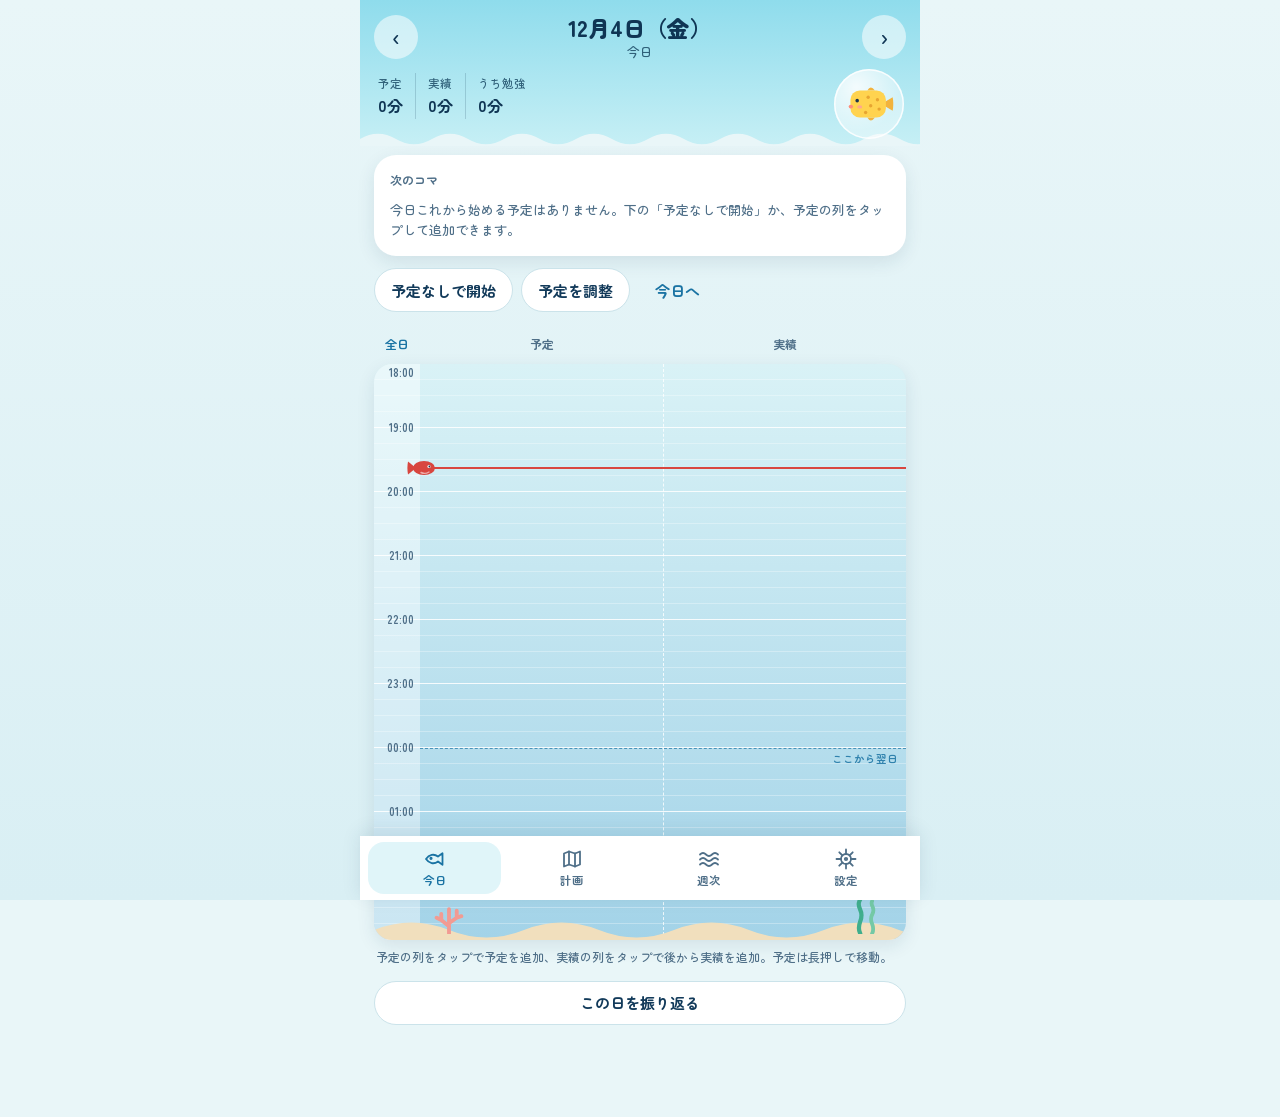
<file: index.html>
<!doctype html>
<html lang="ja">
<head>
<meta charset="utf-8">
<meta name="viewport" content="width=device-width,initial-scale=1,viewport-fit=cover">
<meta name="theme-color" content="#8fdcec">
<script src="js/theme.js"></script>
<link rel="manifest" href="manifest.webmanifest">
<link rel="icon" href="icons/icon-192.png">
<link rel="apple-touch-icon" href="icons/icon-192.png">
<title>DayFlow</title>
<link rel="preconnect" href="https://fonts.googleapis.com">
<link rel="preconnect" href="https://fonts.gstatic.com" crossorigin>
<link href="https://fonts.googleapis.com/css2?family=Zen+Maru+Gothic:wght@500;700;900&display=swap" rel="stylesheet">
<link rel="stylesheet" href="styles.css">
</head>
<body>
<div class="app">
<main>

<!-- 今日 -->
<section class="view active" data-view="day">
  <header class="sea">
    <div class="datebar">
      <button class="iconbtn" id="prevDay" aria-label="前の日">‹</button>
      <div class="datebar-mid">
        <h1 id="dateTitle"></h1>
        <p class="sub" id="dateSub"></p>
      </div>
      <button class="iconbtn" id="nextDay" aria-label="次の日">›</button>
    </div>
    <div class="metrics" aria-label="この日の合計">
      <div><span>予定</span><b id="mPlan">0分</b></div>
      <div><span>実績</span><b id="mAct">0分</b></div>
      <div><span>うち勉強</span><b id="mStudy">0分</b></div>
    </div>
    <button class="mate" id="dayMate" type="button" aria-label="生き物に話しかける"></button>
    <p class="bubble" id="mateBubble" role="status" aria-live="polite" hidden></p>
  </header>

  <p class="notice warn" id="browserNote" hidden>これはブラウザで開いたDayFlowです。通知はAndroidアプリ（右下に印のないクジラのアイコン）で開いたときだけ届きます。記録もアプリとは別々に保存されます。</p>
  <div id="nowCard"></div>

  <div class="toolbar">
    <button class="btn" id="pickBtn">予定なしで開始</button>
    <button class="btn" id="adjustBtn">予定を調整</button>
    <button class="btn quiet" id="todayBtn">今日へ</button>
  </div>

  <div class="tl-head"><button id="tlToggle" aria-label="タイムラインの表示範囲を切り替える">全日</button><span>予定</span><span>実績</span></div>
  <div id="timeline" class="timeline"></div>
  <p class="hint">予定の列をタップで予定を追加、実績の列をタップで後から実績を追加。予定は長押しで移動。</p>

  <div class="pad">
    <button class="btn wide" id="reviewBtn">この日を振り返る</button>
    <div id="reviewMini"></div>
  </div>
</section>

<!-- 計画 -->
<section class="view" data-view="plan">
  <header class="sea pagehead">
    <h1>学習計画</h1>
    <p class="sub" id="planSub"></p>
  </header>
  <div class="tiles" id="planTiles"></div>
  <div id="backlog"></div>
  <div class="tabs" role="group" aria-label="表示の切り替え" id="planTabs">
    <button data-f="today">今日</button>
    <button data-f="open">未完了</button>
    <button data-f="all">すべて</button>
  </div>
  <div id="planDays" class="plandays"></div>
  <details class="rules" id="planRules"></details>
</section>

<!-- 週次 -->
<section class="view" data-view="week">
  <header class="sea">
    <div class="datebar">
      <button class="iconbtn" id="prevWeek" aria-label="前の週">‹</button>
      <div class="datebar-mid">
        <h1 id="weekTitle"></h1>
        <p class="sub">週のふりかえり</p>
      </div>
      <button class="iconbtn" id="nextWeek" aria-label="次の週">›</button>
    </div>
  </header>
  <div id="weekBody" class="pad"></div>
</section>

<!-- 設定 -->
<section class="view" data-view="settings">
  <header class="sea pagehead"><h1>設定</h1></header>
  <div id="settingsBody" class="pad"></div>
</section>

</main>
</div>

<nav class="tabbar" aria-label="画面の切り替え">
  <button class="active" data-nav="day"><i data-icon="day"></i>今日</button>
  <button data-nav="plan"><i data-icon="plan"></i>計画</button>
  <button data-nav="week"><i data-icon="week"></i>週次</button>
  <button data-nav="settings"><i data-icon="settings"></i>設定</button>
</nav>

<!-- 予定の追加・編集 -->
<div class="sheetback" id="planBack"><div class="sheet" role="dialog" aria-labelledby="planSheetTitle">
  <h2 id="planSheetTitle">予定を追加</h2>
  <form id="planForm">
    <div class="formgrid">
      <label class="field full" id="planCardWrap">何をする<select id="planCard"></select></label>
      <p class="field full unitname" id="planUnitName" hidden></p>
      <label class="field">開始時刻<input id="planStart" type="time" step="300" required></label>
      <label class="field">予定時間（分）<input id="planMinutes" type="number" inputmode="numeric" min="5" max="600" step="5" required></label>
      <div class="field full" id="planTodoWrap"><span>中身（任意）<small class="todohint">回ごとに講義・演習を選べます。選ぶと名前と長さが変わります</small></span>
        <div class="choices subj" id="planTodoSubj" role="group" aria-label="科目"></div>
        <div class="didrows" id="planTodoRows"></div>
        <button type="button" class="btn quiet wide" id="planTodoMore"></button>
        <p class="sub" id="planTodoNote"></p>
      </div>
      <label class="field full switch"><span>固定する<small>調整や長押しで動かさない</small></span><input id="planFixed" type="checkbox"></label>
    </div>
    <div class="actions">
      <button type="button" class="btn danger" id="planDelete">削除</button>
      <button type="button" class="btn" id="planSkip">スキップ</button>
      <button type="button" class="btn" id="planStartNow">開始</button>
      <button class="btn primary">保存</button>
    </div>
  </form>
</div></div>

<!-- 実績の追加・修正 -->
<div class="sheetback" id="sesBack"><div class="sheet" role="dialog" aria-labelledby="sesSheetTitle">
  <h2 id="sesSheetTitle">実績を修正</h2>
  <form id="sesForm">
    <div class="formgrid">
      <label class="field full">何をした<select id="sesWhat"></select></label>
      <label class="field">開始<input id="sesStart" type="time" required></label>
      <label class="field">終了<input id="sesEnd" type="time"></label>
      <label class="field">うち中断（分）<input id="sesPause" type="number" inputmode="numeric" min="0" max="600" step="1"></label>
      <div class="field" id="sesDidWrap"><span>やったこと</span><button type="button" class="btn didbtn" id="sesDid">記録する</button></div>
    </div>
    <p class="sub" id="sesNote"></p>
    <div class="actions">
      <button type="button" class="btn danger" id="sesDelete">削除</button>
      <button class="btn primary">保存</button>
    </div>
  </form>
</div></div>

<!-- 予定なしで開始 -->
<div class="sheetback" id="pickBack"><div class="sheet" role="dialog" aria-labelledby="pickTitle">
  <h2 id="pickTitle">いまから何を始める？</h2>
  <div id="pickList" class="picklist"></div>
</div></div>

<!-- やったこと（実績ごとに進んだところを記録する） -->
<div class="sheetback" id="didBack"><div class="sheet" role="dialog" aria-labelledby="didTitle">
  <h2 id="didTitle">やったこと</h2>
  <p class="sub" id="didSub"></p>
  <div class="choices subj" id="didSubj" role="group" aria-label="科目"></div>
  <p class="sub didhelp">この時間でやったものを押してください。講義と演習は別々に付けられます。<span class="key"><i class="mine"></i>この実績でやった</span><span class="key"><i class="before"></i>前に終えた</span></p>
  <div id="didRows" class="didrows"></div>
  <button type="button" class="btn quiet wide" id="didMore">すべての回を表示</button>
  <p class="sub" id="didCount"></p>
  <div class="actions">
    <button type="button" class="btn" id="didLater">あとで</button>
    <button type="button" class="btn primary" id="didSave">保存</button>
  </div>
</div></div>

<!-- 予定の調整 -->
<div class="sheetback" id="adjustBack"><div class="sheet" role="dialog" aria-labelledby="adjTitle">
  <h2 id="adjTitle">予定を調整</h2>
  <h3 class="sheetsec">時刻をずらす</h3>
  <p class="sub">まだ始めていない予定を動かします。固定した予定と、実績のある予定は動かしません。</p>
  <div class="shiftgrid">
    <button class="btn" data-shift="-60">−60分</button>
    <button class="btn" data-shift="-30">−30分</button>
    <button class="btn" data-shift="30">＋30分</button>
    <button class="btn" data-shift="60">＋60分</button>
  </div>
  <div class="actions">
    <button class="btn" id="reflowBtn">今から15分あけて詰める</button>
    <button class="btn" id="undoAdjust">元に戻す</button>
  </div>
  <h3 class="sheetsec">この日は勉強できない</h3>
  <p class="sub">この日の学習コマを後ろへ送り、続きのコマを順番どおりに1つずつずらします。あふれた分は予備の枠に入ります。</p>
  <div class="stack">
    <button class="btn primary" id="cantBtn">この日は無理（コマを後ろへ送る）</button>
    <button class="btn" id="undoCant" hidden>送ったコマを元に戻す</button>
  </div>
</div></div>

<!-- この日は無理：送り先の確認 -->
<div class="sheetback" id="cantBack"><div class="sheet" role="dialog" aria-labelledby="cantTitle">
  <h2 id="cantTitle">コマを後ろへ送る</h2>
  <p id="cantSummary"></p>
  <p class="notice warn" id="cantWarn" hidden></p>
  <ol class="movelist" id="cantList"></ol>
  <div class="actions">
    <button class="btn" id="cantNo">やめる</button>
    <button class="btn primary" id="cantYes">後ろへ送る</button>
  </div>
</div></div>

<!-- 振り返り -->
<div class="sheetback" id="reviewBack"><div class="sheet" role="dialog" aria-labelledby="revTitle">
  <h2 id="revTitle">この日の振り返り</h2>
  <p class="sub">いまの感覚を1タップで。</p>
  <div class="field full"><span>勉強</span><div class="moodrow" data-review="study"><button type="button" data-score="1">😕</button><button type="button" data-score="2">🙂</button><button type="button" data-score="3">😄</button></div></div>
  <div class="field full"><span>運動</span><div class="moodrow" data-review="exercise"><button type="button" data-score="1">😕</button><button type="button" data-score="2">🙂</button><button type="button" data-score="3">😄</button></div></div>
  <div class="field full"><span>睡眠</span><div class="moodrow" data-review="sleep"><button type="button" data-score="1">😕</button><button type="button" data-score="2">🙂</button><button type="button" data-score="3">😄</button></div></div>
  <div class="formgrid">
    <label class="field">睡眠時間（時間）<input id="sleepHours" type="number" inputmode="decimal" min="0" max="16" step="0.25" placeholder="例 7.0"></label>
    <label class="field">ひとこと<input id="reviewNote" maxlength="80" placeholder="なくてもOK"></label>
  </div>
  <div class="actions">
    <button type="button" class="btn" id="clearReview">消す</button>
    <button type="button" class="btn primary" id="saveReview">保存</button>
  </div>
</div></div>

<!-- カード -->
<div class="sheetback" id="cardBack"><div class="sheet" role="dialog" aria-labelledby="cardSheetTitle">
  <h2 id="cardSheetTitle">カードを追加</h2>
  <form id="cardForm">
    <div class="formgrid">
      <label class="field full">名前<input id="cardName" maxlength="40" required></label>
      <label class="field">カテゴリ<select id="cardCategory"></select></label>
      <label class="field">標準時間（分）<input id="cardMinutes" type="number" inputmode="numeric" min="5" max="600" step="5" required></label>
    </div>
    <div class="actions">
      <button type="button" class="btn danger" id="cardDelete">削除</button>
      <button class="btn primary">保存</button>
    </div>
  </form>
</div></div>

<!-- 計測が続いているとき -->
<div class="sheetback" id="overdueBack"><div class="sheet" role="dialog" aria-labelledby="odTitle">
  <h2 id="odTitle">計測が続いています</h2>
  <p id="odText"></p>
  <div class="stack">
    <button class="btn primary" id="odNow">いま終了する</button>
    <button class="btn" id="odPlanned"></button>
    <button class="btn quiet" id="odKeep">まだ続けている</button>
  </div>
</div></div>

<!-- 確認 -->
<div class="sheetback" id="confirmBack"><div class="sheet" role="alertdialog" aria-labelledby="cfText">
  <p id="cfText"></p>
  <div class="actions">
    <button class="btn" id="cfNo">やめる</button>
    <button class="btn primary" id="cfYes">実行する</button>
  </div>
</div></div>

<div class="toast" id="toast" role="status"></div>
<input type="file" id="importFile" accept="application/json,.json" hidden>

<script src="js/db.js"></script>
<script src="js/sea.js"></script>
<script src="js/app.js"></script>
</body>
</html>
</file>
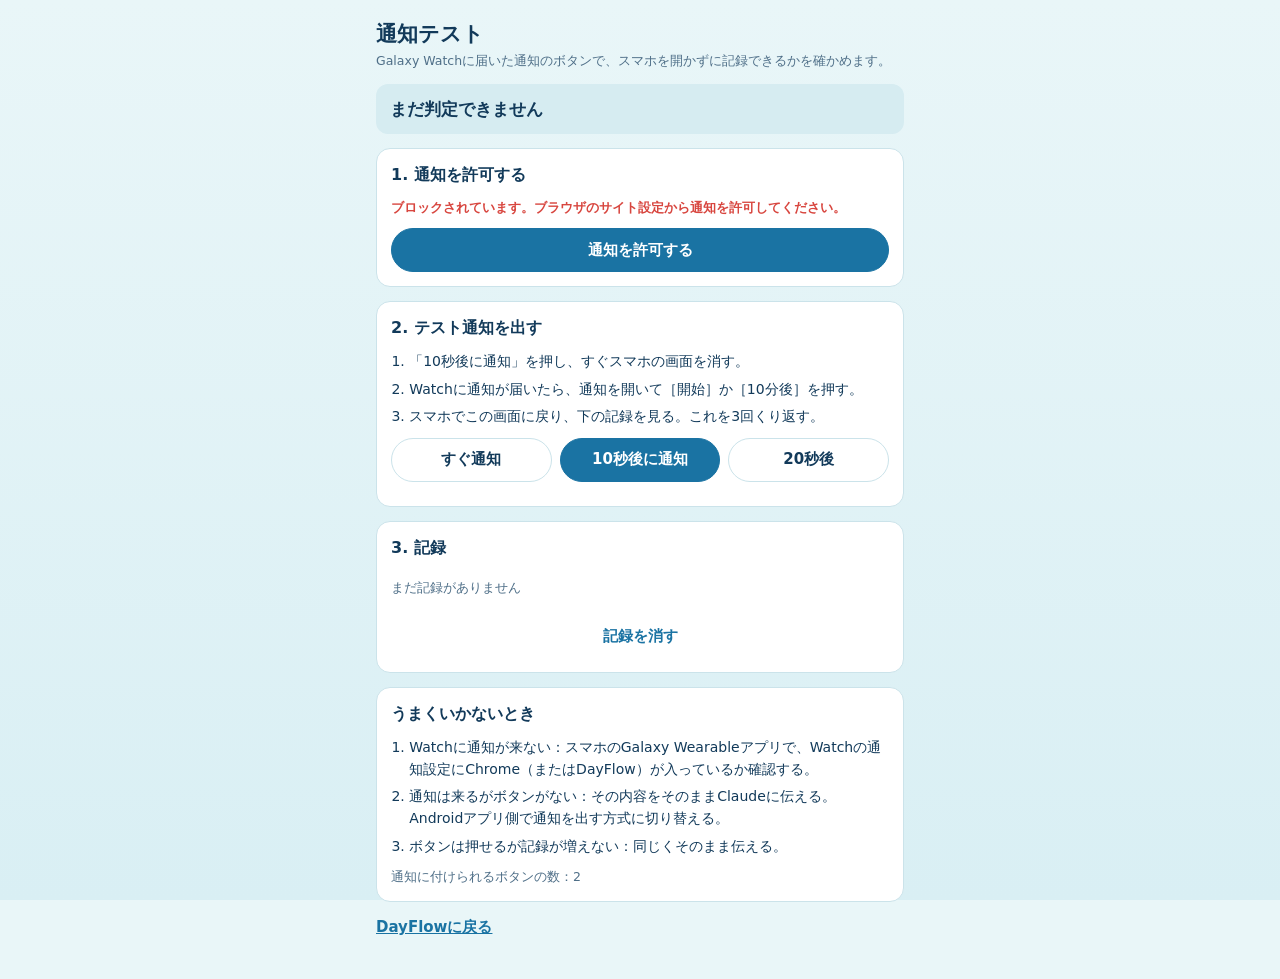
<file: test.html>
<!doctype html>
<html lang="ja">
<head>
<meta charset="utf-8">
<meta name="viewport" content="width=device-width,initial-scale=1,viewport-fit=cover">
<meta name="theme-color" content="#8fdcec">
<script src="js/theme.js"></script>
<link rel="manifest" href="manifest.webmanifest">
<link rel="icon" href="icons/icon-192.png">
<title>DayFlow 通知テスト</title>
<link rel="stylesheet" href="styles.css">
<style>
.wrap{max-width:560px;margin:0 auto;padding:18px 16px 40px;display:grid;gap:14px}
.wrap h1{font-size:21px}
.step{background:var(--surface);border:1px solid var(--line);border-radius:14px;padding:14px;display:grid;gap:10px}
.step h2{font-size:16px}
.step ol{margin:0;padding-left:1.3em;display:grid;gap:6px;font-size:14px}
.rowbtn{display:flex;gap:8px;flex-wrap:wrap}
.rowbtn .btn{flex:1}
.state{font-size:13px;font-weight:700}
.state.ok{color:var(--exercise)} .state.ng{color:var(--shu)}
.verdict{font-size:17px;font-weight:700;padding:12px 14px;border-radius:12px;background:var(--grid-soft)}
.verdict.pass{background:var(--ink);color:var(--paper)}
.log{list-style:none;margin:0;padding:0;font-size:13.5px;font-variant-numeric:tabular-nums}
.log li{padding:7px 0;border-top:1px solid var(--line);display:flex;gap:10px}
.log li:first-child{border-top:0}
.log time{color:var(--muted);flex:none}
.log .hit{font-weight:700}
</style>
</head>
<body>
<div class="wrap">
  <header>
    <h1>通知テスト</h1>
    <p class="sub">Galaxy Watchに届いた通知のボタンで、スマホを開かずに記録できるかを確かめます。</p>
  </header>

  <p class="verdict" id="verdict">まだ判定できません</p>

  <section class="step">
    <h2>1. 通知を許可する</h2>
    <p class="state" id="permState"></p>
    <button class="btn primary" id="permBtn">通知を許可する</button>
  </section>

  <section class="step">
    <h2>2. テスト通知を出す</h2>
    <ol>
      <li>「10秒後に通知」を押し、すぐスマホの画面を消す。</li>
      <li>Watchに通知が届いたら、通知を開いて［開始］か［10分後］を押す。</li>
      <li>スマホでこの画面に戻り、下の記録を見る。これを3回くり返す。</li>
    </ol>
    <div class="rowbtn">
      <button class="btn" data-delay="0">すぐ通知</button>
      <button class="btn primary" data-delay="10000">10秒後に通知</button>
      <button class="btn" data-delay="20000">20秒後</button>
    </div>
    <p class="sub" id="sendState"></p>
  </section>

  <section class="step">
    <h2>3. 記録</h2>
    <ul class="log" id="log"></ul>
    <div class="rowbtn"><button class="btn quiet" id="clearBtn">記録を消す</button></div>
  </section>

  <section class="step">
    <h2>うまくいかないとき</h2>
    <ol>
      <li>Watchに通知が来ない：スマホのGalaxy Wearableアプリで、Watchの通知設定にChrome（またはDayFlow）が入っているか確認する。</li>
      <li>通知は来るがボタンがない：その内容をそのままClaudeに伝える。Androidアプリ側で通知を出す方式に切り替える。</li>
      <li>ボタンは押せるが記録が増えない：同じくそのまま伝える。</li>
    </ol>
    <p class="sub" id="env"></p>
  </section>

  <p><a class="link" href="./">DayFlowに戻る</a></p>
</div>

<script src="js/db.js"></script>
<script>
(() => {
  'use strict';
  const DB = window.DFDB, $ = s => document.querySelector(s);
  const LABEL = { start: '［開始］が押された', snooze: '［10分後］が押された', body: '通知の本体が押された' };
  const time = t => new Date(t).toLocaleTimeString('ja-JP');
  let reg = null;

  function renderPerm() {
    const el = $('#permState');
    if (!('Notification' in window) || !('serviceWorker' in navigator)) { el.textContent = 'このブラウザは通知に対応していません。AndroidのChromeで開いてください。'; el.className = 'state ng'; $('#permBtn').hidden = true; return; }
    const p = Notification.permission;
    el.textContent = p === 'granted' ? '許可済み' : p === 'denied' ? 'ブロックされています。ブラウザのサイト設定から通知を許可してください。' : 'まだ許可されていません';
    el.className = 'state ' + (p === 'granted' ? 'ok' : 'ng');
    $('#permBtn').hidden = p === 'granted';
    $('#env').textContent = `通知に付けられるボタンの数：${Notification.maxActions == null ? '不明' : Notification.maxActions}`;
  }
  async function renderLog() {
    const rows = (await DB.getLog()).sort((a, b) => b.t - a.t);
    const hits = rows.filter(r => r.kind === 'click' && (r.action === 'start' || r.action === 'snooze')).length;
    const v = $('#verdict');
    v.textContent = hits >= 3 ? `合格：ボタンでの記録 ${hits}回。A方式（PWA）で進められます` : hits > 0 ? `ボタンでの記録 ${hits}回（3回で合格）` : 'まだ判定できません';
    v.className = 'verdict' + (hits >= 3 ? ' pass' : '');
    $('#log').innerHTML = rows.length ? rows.map(r => {
      const text = r.kind === 'shown' ? '通知を出した' : r.kind === 'close' ? '通知が閉じられた（ボタンは押されていない）' : (LABEL[r.action] || r.action);
      const hit = r.kind === 'click' && r.action !== 'body';
      return `<li><time>${time(r.t)}</time><span class="${hit ? 'hit' : ''}">${text}</span></li>`;
    }).join('') : '<li><span class="sub">まだ記録がありません</span></li>';
  }

  $('#permBtn').onclick = async () => { await Notification.requestPermission(); renderPerm(); };
  document.querySelectorAll('[data-delay]').forEach(b => b.onclick = async () => {
    if (Notification.permission !== 'granted') { $('#sendState').textContent = '先に1で通知を許可してください。'; return; }
    $('#sendState').textContent = '準備しています…';
    const r = reg || await Promise.race([navigator.serviceWorker.ready, new Promise(res => setTimeout(() => res(null), 8000))]);
    if (!r || !r.active) { $('#sendState').textContent = '準備が終わりませんでした。ページを開き直して、もう一度押してください。'; return; }
    reg = r;
    const delay = Number(b.dataset.delay);
    r.active.postMessage({ type: 'test-notify', delay });
    $('#sendState').textContent = delay ? `${delay / 1000}秒後に通知します。スマホの画面を消してWatchを見てください。` : '通知を出しました。';
  });
  $('#clearBtn').onclick = async () => { await DB.clearLog(); renderLog(); };

  if ('serviceWorker' in navigator) {
    navigator.serviceWorker.register('./sw.js').then(() => navigator.serviceWorker.ready).then(r => { reg = r; });
    navigator.serviceWorker.addEventListener('message', e => { if (e.data && e.data.type === 'df-changed') renderLog(); });
  }
  document.addEventListener('visibilitychange', () => { if (!document.hidden) { renderPerm(); renderLog(); } });
  setInterval(() => { if (!document.hidden) renderLog(); }, 3000);
  renderPerm(); renderLog();
})();
</script>
</body>
</html>
</file>
<file: styles.css>
/* DayFlow v2
   見た目の考え方：水族館。
   - 画面の上は「水面」の帯。その日の曜日の生き物が1匹いる（js/sea.js）。
   - タイムラインは水槽。朝が水面、夜が深い海で、いちばん下（深夜）が海底。
   - 予定は「これから泳ぐ場所」（破線・淡色）、実績は「泳いだあと」（塗り）。左右に並べてズレを見せる。
   - いまの時刻は、サンゴ色の線と小さな魚。
   色の名前 --shu は以前の「朱」の名残で、いまはサンゴ色（進行中・遅れ・注意）。 */
:root{
  --paper:#e9f6f8; --paper-deep:#d9eff4; --surface:#ffffff; --ink:#123a5a; --muted:#4f6f88;
  --grid:#b9dbe5; --grid-soft:#d6ecf1; --line:#cbe3ea;
  --sea:#1a73a3; --on-sea:#ffffff; --aqua:#43bfd9;
  --shu:#d8463f; --shu-soft:#fde6e2; --on-shu:#ffffff;
  --band-a:#8fdcec; --band-b:#c6eff5; --band-ink:#0f3554; --band-muted:#2f6079;
  --tank-a:#d9f2f6; --tank-b:#a3d3e8; --tank-line:rgba(255,255,255,.8); --tank-line-soft:rgba(255,255,255,.3); --bubble-a:rgba(255,255,255,.85); --bubble-b:rgba(255,255,255,.4);
  --sand:#f1dfbd; --kelp:#3fae8d; --kelp-2:#74c9a6; --coral-deco:#f29b93;
  --water:rgba(67,191,217,.28);
  --study:#2a6fb5; --exercise:#17806a; --house:#a8650f; --hobby:#7b55bd; --life:#137a8c; --sleep:#5d6f9a;
  --on-cat:#ffffff;
  --warn:#8a4f0c; --warn-soft:#faedd8;
  --shadow:0 6px 18px rgba(18,58,90,.10);
  --bar-top:#8fdcec; --bar-bottom:#ffffff;       /* Androidアプリの上下の帯の色（#rrggbb で書く） */
  --label:46px; --hour:64px; --safe-b:env(safe-area-inset-bottom,0px);
  --font:"Zen Maru Gothic","Hiragino Maru Gothic ProN","BIZ UDPGothic","Noto Sans JP","Yu Gothic",system-ui,sans-serif;
  color-scheme:light;
}
/* 海の明るさ。<html data-sea> は js/theme.js が決める（light は上の :root のまま）。
   mid＝少し潜った海（進み具合に連動するときの中間）、deep＝深い海。 */
:root[data-sea="mid"]{
  --paper:#1b5a85; --paper-deep:#134769; --surface:#236a99; --ink:#f3fafe; --muted:#c6deed;
  --grid:#3f84af; --grid-soft:#2f739f; --line:#3b7faa;
  --sea:#93e2f3; --on-sea:#0a3350; --aqua:#7bd6ea;
  --shu:#ffa79c; --shu-soft:#5b3642; --on-shu:#3a0f0b;
  --band-a:#2f86b5; --band-b:#226d9a; --band-ink:#ffffff; --band-muted:#d7eaf5;
  --tank-a:#2c7dab; --tank-b:#103f60; --tank-line:rgba(255,255,255,.18); --tank-line-soft:rgba(255,255,255,.07); --bubble-a:rgba(255,255,255,.35); --bubble-b:rgba(255,255,255,.12);
  --sand:#5d7c8c; --kelp:#3aa788; --kelp-2:#55bf9d; --coral-deco:#d7837d;
  --water:rgba(147,226,243,.26);
  --study:#b9d9fb; --exercise:#93e5c4; --house:#f3cd88; --hobby:#d8c5f8; --life:#97e2ed; --sleep:#c6d1ec;
  --on-cat:#0a2c45;
  --warn:#ffdba8; --warn-soft:#5a4526;
  --shadow:0 8px 20px rgba(4,28,48,.28);
  --bar-top:#2f86b5; --bar-bottom:#236a99;
  color-scheme:dark;
}
:root[data-sea="deep"]{
  --paper:#081c30; --paper-deep:#05131f; --surface:#102c47; --ink:#e3f1fb; --muted:#93b3ca;
  --grid:#24496a; --grid-soft:#173a5b; --line:#1e4263;
  --sea:#58c7e6; --on-sea:#06202f; --aqua:#58c7e6;
  --shu:#ff8c80; --shu-soft:#4a2424; --on-shu:#2a0c09;
  --band-a:#0e3152; --band-b:#0a2440; --band-ink:#e9f5fd; --band-muted:#a4c4da;
  --tank-a:#15416a; --tank-b:#061726; --tank-line:rgba(255,255,255,.10); --tank-line-soft:rgba(255,255,255,.045); --bubble-a:rgba(255,255,255,.2); --bubble-b:rgba(255,255,255,.07);
  --sand:#33495f; --kelp:#2f8f78; --kelp-2:#3fa98b; --coral-deco:#b9645f;
  --water:rgba(88,199,230,.22);
  --study:#8fbcf2; --exercise:#6fd3ac; --house:#e6b565; --hobby:#c2a6f0; --life:#6fd0e0; --sleep:#a9b8dc;
  --on-cat:#071a2a;
  --warn:#ecb87a; --warn-soft:#3d2d18;
  --shadow:0 8px 22px rgba(0,8,20,.35);
  --bar-top:#0e3152; --bar-bottom:#102c47;
  color-scheme:dark;
  
}
*{box-sizing:border-box}
html{-webkit-text-size-adjust:100%}
body{margin:0;background:var(--paper) linear-gradient(var(--paper),var(--paper-deep)) fixed;color:var(--ink);font-family:var(--font);font-weight:500;font-size:15px;line-height:1.55;overscroll-behavior-y:none}
button,input,select,textarea{font:inherit;color:inherit}
button{cursor:pointer;-webkit-tap-highlight-color:transparent}
h1,h2,h3,p,ol{margin:0}
b,strong{font-weight:700}
[hidden]{display:none !important}
:focus-visible{outline:2px solid var(--sea);outline-offset:2px}

.app{max-width:560px;margin:0 auto;min-height:100dvh;padding-bottom:calc(76px + var(--safe-b))}
.view{display:none}
.view.active{display:block}
.pad{padding:0 14px 16px}
.sub{font-size:12.5px;color:var(--muted)}
.hint{font-size:12px;color:var(--muted);padding:8px 16px 14px}

/* ---- 水面の帯（各画面のいちばん上）---- */
.sea{position:relative;background:linear-gradient(var(--band-a),var(--band-b));color:var(--band-ink);padding-bottom:22px;margin-bottom:8px}
.sea::after{content:"";position:absolute;left:0;right:0;bottom:-1px;height:14px;background:var(--paper);
  -webkit-mask:url("data:image/svg+xml,%3Csvg xmlns='http://www.w3.org/2000/svg' viewBox='0 0 80 16' preserveAspectRatio='none'%3E%3Cpath d='M0 16V8Q20-4 40 8T80 8V16z'/%3E%3C/svg%3E") repeat-x left bottom/72px 14px;
  mask:url("data:image/svg+xml,%3Csvg xmlns='http://www.w3.org/2000/svg' viewBox='0 0 80 16' preserveAspectRatio='none'%3E%3Cpath d='M0 16V8Q20-4 40 8T80 8V16z'/%3E%3C/svg%3E") repeat-x left bottom/72px 14px}
.sea .sub{color:var(--band-muted)}
.datebar{display:grid;grid-template-columns:44px 1fr 44px;align-items:center;gap:8px;padding:14px 14px 4px}
.datebar-mid{text-align:center}
.datebar h1,.pagehead h1{font-size:22px;font-weight:900;line-height:1.25;letter-spacing:.01em;font-variant-numeric:tabular-nums}
.pagehead{padding:20px 18px 26px}
.iconbtn{width:44px;height:44px;border:0;background:color-mix(in srgb,var(--surface) 55%,transparent);color:var(--band-ink);border-radius:50%;font-size:22px;line-height:1;padding-bottom:3px}
.iconbtn:active{background:color-mix(in srgb,var(--surface) 80%,transparent)}

/* その日の合計と、曜日の生き物 */
.metrics{display:grid;grid-template-columns:repeat(3,auto);justify-content:start;gap:0;margin:8px 92px 4px 16px}
.metrics div{padding:2px 12px;display:flex;flex-direction:column;gap:0;min-width:0}
.metrics div:first-child{padding-left:2px}
.metrics div+div{border-left:1.5px solid color-mix(in srgb,var(--band-ink) 18%,transparent)}
.metrics span{font-size:11.5px;color:var(--band-muted)}
.metrics b{font-size:16px;font-variant-numeric:tabular-nums;white-space:nowrap}
.mate{display:block;width:60px;height:60px}
.mate svg{display:block;width:100%;height:100%}
/* 帯の生き物は泡の中にいる（明るい帯でも暗い帯でも見えるように） */
.sea .mate{position:absolute;right:16px;bottom:6px;z-index:1;width:70px;height:70px;padding:8px;border-radius:50%;
  background:radial-gradient(circle at 32% 26%,var(--bubble-a),var(--bubble-b) 62%);box-shadow:inset 0 0 0 1.5px var(--bubble-a);animation:bob 5.5s ease-in-out infinite}
@keyframes bob{0%,100%{transform:translateY(0) rotate(-2deg)}50%{transform:translateY(-5px) rotate(2deg)}}
.sea .mate{border:0;cursor:pointer;color:inherit}
.sea .mate.hop{animation:hop .5s ease-out}
@keyframes hop{0%{transform:translateY(0) scale(1)}35%{transform:translateY(-10px) scale(1.06,.96)}70%{transform:translateY(0) scale(.97,1.03)}100%{transform:none}}
/* 生き物の吹き出し（タップで出て、数秒で消える） */
.bubble{position:absolute;right:98px;bottom:34px;z-index:3;margin:0;max-width:min(260px,calc(100% - 124px));padding:10px 14px;
  border-radius:18px 18px 4px 18px;background:var(--surface);color:var(--ink);box-shadow:var(--shadow);
  font-size:13.5px;font-weight:700;line-height:1.55;transform-origin:100% 100%;cursor:pointer}
.bubble::after{content:"";position:absolute;right:-8px;bottom:8px;border:8px solid transparent;border-left-color:var(--surface);border-right:0}
.bubble.pop{animation:pop .22s ease-out}
@keyframes pop{from{opacity:0;transform:scale(.85)}to{opacity:1;transform:none}}

/* ---- ボタン ---- */
.btn{min-height:44px;padding:0 16px;border:1.5px solid var(--line);background:var(--surface);border-radius:999px;font-weight:700}
.btn.primary{background:var(--sea);border-color:var(--sea);color:var(--on-sea)}
.btn.quiet{background:transparent;border-color:transparent;color:var(--sea)}
.btn.danger{color:var(--shu)}
.btn.wide{width:100%}
.btn:active{transform:translateY(1px)}
.toolbar{display:flex;gap:8px;padding:12px 14px 4px;flex-wrap:wrap}

/* ---- いまのコマ ---- */
.now{margin:10px 14px 0;padding:16px;border-radius:22px;background:var(--surface);box-shadow:var(--shadow);display:grid;gap:10px}
.now .label{font-size:12px;color:var(--muted);font-weight:700}
.now .name{font-size:20px;font-weight:900;line-height:1.3}
.now .meta{font-size:13px;color:var(--muted);font-variant-numeric:tabular-nums}
.now .late{color:var(--shu);font-weight:700}
.now .row{display:flex;gap:8px}
.now .go{flex:1;min-height:56px;border:0;border-radius:999px;font-size:18px;font-weight:900;letter-spacing:.08em;background:var(--sea);color:var(--on-sea)}
.now .side{min-height:56px}
.now.running{box-shadow:var(--shadow),inset 0 0 0 2px var(--shu)}
.now.running .go{background:var(--shu);color:var(--on-shu)}
.now.running .label{color:var(--shu)}
.now .elapsed{font-size:32px;font-weight:900;line-height:1.1;font-variant-numeric:tabular-nums}

/* ---- タイムライン（水槽）---- */
.tl-head{display:grid;grid-template-columns:var(--label) 1fr 1fr;align-items:center;margin:10px 14px 2px;font-size:12px;font-weight:700;color:var(--muted);text-align:center}
.tl-head button{border:0;background:transparent;color:var(--sea);font-size:12px;font-weight:700;min-height:36px;padding:0}
.timeline{position:relative;margin:0 14px;border-radius:18px;overflow:hidden;touch-action:pan-y;box-shadow:var(--shadow);
  background-color:var(--tank-b);
  background-image:
    linear-gradient(to bottom,var(--tank-line) 1px,transparent 1px),
    linear-gradient(to bottom,var(--tank-line-soft) 1px,transparent 1px),
    linear-gradient(to bottom,var(--tank-a),var(--tank-b));
  background-size:100% var(--hour),100% calc(var(--hour)/4),100% 100%;
  background-position:0 -1px,0 -1px,0 0}
.timeline::before{content:"";position:absolute;top:0;bottom:0;left:0;width:var(--label);background:color-mix(in srgb,var(--surface) 42%,transparent)}
.timeline::after{content:"";position:absolute;top:0;bottom:0;left:calc(var(--label) + (100% - var(--label))/2);border-left:1.5px dashed var(--tank-line)}
.hourlabel{position:absolute;left:0;width:calc(var(--label) - 6px);text-align:right;transform:translateY(-50%);font-size:11px;font-weight:700;color:var(--muted);font-variant-numeric:tabular-nums;z-index:2}
.hourlabel.first{transform:none}
.zone{position:absolute;border:0;background:transparent;padding:0;z-index:2}
.zone:active{background:color-mix(in srgb,var(--surface) 30%,transparent)}
.zone.p,.blk.plan{left:calc(var(--label) + 4px);width:calc((100% - var(--label))/2 - 8px)}
.zone.a,.blk.act{left:calc(var(--label) + (100% - var(--label))/2 + 4px);width:calc((100% - var(--label))/2 - 8px)}
.blk{position:absolute;z-index:3;border-radius:12px;padding:6px 9px;text-align:left;overflow:hidden;font-size:12.5px;line-height:1.3;--c:var(--study)}
.blk.study{--c:var(--study)} .blk.exercise{--c:var(--exercise)} .blk.house{--c:var(--house)}
.blk.hobby{--c:var(--hobby)} .blk.life{--c:var(--life)} .blk.sleep{--c:var(--sleep)}
.blk b{font-variant-numeric:tabular-nums}
.blk .t{display:block;font-weight:700;overflow:hidden;text-overflow:ellipsis;white-space:nowrap}
.blk .m{display:block;font-size:11px;opacity:.85;font-variant-numeric:tabular-nums;white-space:nowrap;overflow:hidden;text-overflow:ellipsis}
.blk.tiny{padding:2px 9px}
.blk.tiny .m{display:none}
/* 予定＝これから泳ぐ場所 */
.blk.plan{border:1.5px dashed var(--c);background:color-mix(in srgb,var(--c) 10%,var(--surface));color:var(--ink);touch-action:pan-y;user-select:none;-webkit-user-select:none}
.blk.plan.fixed{border-style:solid}
.blk.plan.ghost{pointer-events:none;outline:2px solid var(--c);outline-offset:1px}   /* 入力中の予定のプレビュー */
.blk.plan.skipped{opacity:.5;text-decoration:line-through}
.blk.plan.dragging{outline:2px solid var(--ink);z-index:9;touch-action:none}
/* 実績＝泳いだあと */
.blk.act{border:0;background:var(--c);color:var(--on-cat)}
.blk.act.live{border-bottom:3px solid var(--shu)}
.blk.act.check{box-shadow:inset 0 0 0 2px var(--shu)}
/* 済スタンプ */
.stamp{position:absolute;right:5px;top:5px;width:22px;height:22px;border-radius:50%;border:1.5px solid var(--shu);color:var(--shu);font-size:11px;font-weight:700;display:grid;place-items:center;transform:rotate(-12deg);background:var(--surface)}
.blk.tiny .stamp{top:1px;width:18px;height:18px;font-size:9.5px}
/* いまの時刻：サンゴ色の線と、先頭を泳ぐ魚 */
.nowline{position:absolute;left:var(--label);right:0;border-top:2px solid var(--shu);z-index:6;pointer-events:none}
.nowfish{position:absolute;left:-13px;top:-10px;width:30px;height:18px;animation:swim 3.2s ease-in-out infinite}
.nowfish svg{display:block;width:100%;height:100%}
@keyframes swim{0%,100%{transform:translateX(0) rotate(-3deg)}50%{transform:translateX(5px) rotate(3deg)}}
/* 背景を泳ぐ生き物（飾り）。ブロックより後ろ、タップは素通し */
.swimmers{position:absolute;top:0;bottom:0;left:var(--label);right:0;z-index:1;pointer-events:none;overflow:hidden}   /* 時刻の列には入らない */
.swimmer{position:absolute;left:0;opacity:.5;pointer-events:none;will-change:transform}
:root[data-sea="deep"] .swimmer{opacity:.42}
.swimmer .bob{width:100%;height:100%;animation:drift 4s ease-in-out infinite}
.swimmer .face,.swimmer svg{display:block;width:100%;height:100%}
@keyframes drift{0%,100%{transform:translateY(0) rotate(-3deg)}50%{transform:translateY(-6px) rotate(3deg)}}
/* 24:00 の区切り（ここから下は翌日の0時〜3時。記録は前の日に入る） */
.midnight{position:absolute;left:var(--label);right:0;border-top:1.5px dashed color-mix(in srgb,var(--sea) 70%,transparent);z-index:1;pointer-events:none}
.midnight span{position:absolute;right:8px;top:2px;font-size:10.5px;font-weight:700;color:var(--sea);opacity:.85}
/* 海底（深夜） */
.seabed{position:absolute;left:0;right:0;bottom:0;height:20px;z-index:1;pointer-events:none}
.seabed::before{content:"";position:absolute;inset:0;background:var(--sand);
  -webkit-mask:url("data:image/svg+xml,%3Csvg xmlns='http://www.w3.org/2000/svg' viewBox='0 0 80 16' preserveAspectRatio='none'%3E%3Cpath d='M0 16V8Q20-4 40 8T80 8V16z'/%3E%3C/svg%3E") repeat-x left bottom/150px 20px;
  mask:url("data:image/svg+xml,%3Csvg xmlns='http://www.w3.org/2000/svg' viewBox='0 0 80 16' preserveAspectRatio='none'%3E%3Cpath d='M0 16V8Q20-4 40 8T80 8V16z'/%3E%3C/svg%3E") repeat-x left bottom/150px 20px}
.seabed span{position:absolute;bottom:6px}
.seabed svg{display:block;width:100%;height:100%}
.seabed .weed{right:22px;width:34px;height:52px}
.seabed .coral{left:calc(var(--label) + 12px);width:34px;height:31px}

/* ---- 計画 ---- */
.tiles{display:grid;grid-template-columns:repeat(3,1fr);gap:8px;padding:0 14px}
.tile{position:relative;overflow:hidden;background:var(--surface);border-radius:16px;padding:10px 11px;display:flex;flex-direction:column;gap:4px;min-width:0;box-shadow:var(--shadow)}
.tile span{font-size:11.5px;color:var(--muted);position:relative;z-index:1}
.tile b{font-size:19px;font-weight:900;line-height:1.15;font-variant-numeric:tabular-nums;position:relative;z-index:1}
.tile b small{font-size:11.5px;font-weight:500;color:var(--muted)}
/* 進み具合＝水位。--p は 0〜100 */
.tile.water{min-height:86px}
.tile.water::before{content:"";position:absolute;left:0;right:0;bottom:0;height:calc(var(--p) * 1%);background:var(--water)}
.tile.water::after{content:"";position:absolute;left:0;right:0;bottom:calc(var(--p) * 1% - 1px);height:7px;background:var(--water);
  -webkit-mask:url("data:image/svg+xml,%3Csvg xmlns='http://www.w3.org/2000/svg' viewBox='0 0 80 16' preserveAspectRatio='none'%3E%3Cpath d='M0 16V8Q20-4 40 8T80 8V16z'/%3E%3C/svg%3E") repeat-x left bottom/44px 7px;
  mask:url("data:image/svg+xml,%3Csvg xmlns='http://www.w3.org/2000/svg' viewBox='0 0 80 16' preserveAspectRatio='none'%3E%3Cpath d='M0 16V8Q20-4 40 8T80 8V16z'/%3E%3C/svg%3E") repeat-x left bottom/44px 7px}
.tile.water.dry::before,.tile.water.dry::after{display:none}
.bar{height:8px;border-radius:999px;background:var(--grid-soft);overflow:hidden}
.bar i{display:block;height:100%;background:var(--sea);border-radius:999px}
.notice{margin:10px 14px 0;padding:10px 14px;border-radius:14px;font-size:13px;background:var(--surface);border:1.5px solid var(--line)}
.notice.warn{background:var(--warn-soft);border-color:transparent;color:var(--warn);font-weight:700}
.sheet .notice{margin:0}
.flowbar{display:flex;align-items:center;gap:10px;flex-wrap:wrap}
.flowbar>span{flex:1 1 180px;min-width:0}
.flowbar .btn{flex:0 0 auto}
.flowbar .btn.ghost{background:transparent}
.choices{display:grid;grid-template-columns:1fr 1fr;gap:8px}
.choices button{min-height:48px;padding:6px 10px;border-radius:14px;border:1.5px solid var(--line);background:transparent;font-size:14px;line-height:1.3}
.choices+.sub{margin-top:10px}
.diag{list-style:none;margin:0 0 10px;padding:0;display:grid;gap:6px;font-size:14px;line-height:1.45}
.diag li{display:flex;gap:8px;align-items:flex-start}
.diag li>span{flex:0 0 1.2em;font-weight:700;color:var(--sea)}
.diag li.ng>span,.diag li.ng b{color:var(--shu)}
.diag+.sub{margin-bottom:10px}
.box .choices+.sub{margin-top:10px}
.choices button[aria-pressed="true"]{background:var(--sea);border-color:var(--sea);color:var(--on-sea);font-weight:700}
.tabs{display:flex;gap:4px;margin:12px 14px;padding:4px;border-radius:999px;background:var(--grid-soft)}
.tabs button{flex:1;min-height:40px;border:0;border-radius:999px;background:transparent;font-size:14px}
.tabs button[aria-pressed="true"]{background:var(--surface);font-weight:700;box-shadow:0 1px 3px rgba(18,58,90,.18)}
.plandays{display:grid;gap:12px;padding:0 14px}
.pday{display:grid;grid-template-columns:72px minmax(0,1fr);background:var(--surface);border-radius:18px;overflow:hidden;box-shadow:var(--shadow)}
.pday.today{box-shadow:var(--shadow),inset 0 0 0 2px var(--sea)}
.rail{background:color-mix(in srgb,var(--aqua) 14%,var(--surface));padding:12px 6px 12px 12px;display:flex;flex-direction:column;gap:2px}
.rail .d{font-size:20px;font-weight:900;line-height:1.15;font-variant-numeric:tabular-nums}
.rail .w,.rail .c{font-size:12px;color:var(--muted);font-variant-numeric:tabular-nums}
.rail .badge{align-self:flex-start;margin-top:4px;font-size:11px;font-weight:700;padding:1px 8px;border-radius:999px;background:var(--sea);color:var(--on-sea)}
.unit{padding:10px 12px 12px;display:grid;gap:8px;border-top:1.5px solid var(--line)}
.unit:first-child{border-top:0}
.unit .head{display:flex;flex-wrap:wrap;align-items:center;gap:6px 8px}
.pill{font-size:11.5px;font-weight:700;padding:2px 9px;border-radius:999px;border:1.5px solid currentColor;white-space:nowrap}
.pill.g{color:var(--exercise)} .pill.k{color:var(--study)} .pill.y{color:var(--muted)}
.unit .ttl{font-size:16px;font-weight:700;line-height:1.3}
.unit.done .ttl{color:var(--muted)}
.unit .time{font-size:12px;color:var(--muted);font-variant-numeric:tabular-nums}
.checks{display:flex;flex-wrap:wrap;gap:4px 18px}
.chk{display:inline-flex;align-items:center;gap:8px;min-height:44px;font-size:15px;user-select:none}
.chk input{appearance:none;-webkit-appearance:none;margin:0;flex:none;width:28px;height:28px;border:2px solid var(--muted);border-radius:9px;background:var(--surface);display:grid;place-items:center}
.chk input:checked{background:var(--sea);border-color:var(--sea)}
.chk input:checked::after{content:"";width:7px;height:13px;border:solid var(--on-sea);border-width:0 3px 3px 0;transform:translateY(-1px) rotate(45deg)}
.checks.big{margin:10px 0}
.checks.big .chk{font-size:17px;min-height:52px}
.actual{display:flex;flex-wrap:wrap;align-items:center;gap:8px;font-size:13px;color:var(--muted);font-variant-numeric:tabular-nums}
.actual b{color:var(--ink);font-size:15px}
.actual .btn{min-height:36px;padding:0 14px;font-size:13px;margin-left:auto}
.unit .note{font-size:12.5px;color:var(--muted)}
.unit details summary{font-size:13px;color:var(--muted);min-height:32px;display:flex;align-items:center;cursor:pointer}
.unit details .inner{display:grid;gap:8px;padding-top:4px}
.unit textarea,.sheet textarea{width:100%;min-height:72px;border:1.5px solid var(--line);border-radius:14px;background:var(--paper);padding:8px 12px;font-size:16px;resize:vertical}
.mini{display:flex;align-items:center;gap:8px;font-size:13px;color:var(--muted)}
.mini input{width:84px;min-height:40px;border:1.5px solid var(--line);border-radius:12px;background:var(--paper);padding:0 10px;font-size:16px;text-align:right}
.empty{margin:0 14px;padding:20px 16px 22px;text-align:center;color:var(--muted);border:1.5px dashed var(--grid);border-radius:18px;font-size:14px;display:grid;justify-items:center;gap:6px}
.rules{margin:14px 14px 0;padding:2px 16px;background:var(--surface);border-radius:16px;box-shadow:var(--shadow)}
.rules summary{font-weight:700;min-height:44px;display:flex;align-items:center;cursor:pointer}
.rules ul{margin:0 0 12px;padding-left:1.2em;display:grid;gap:6px;font-size:14px}

/* ---- 週次 ---- */
.wk-tiles{display:grid;grid-template-columns:1fr 1fr;gap:8px}
.wk-tiles .tile.full{grid-column:1/-1}
.wk-tiles .tile b{font-size:22px}
h2.sec{font-size:15px;font-weight:900;margin:20px 0 8px}
.dayrow{display:grid;grid-template-columns:58px 1fr 92px;gap:8px;align-items:center;padding:7px 0;border-top:1.5px solid var(--line);font-size:12.5px;font-variant-numeric:tabular-nums}
.dayrow:first-of-type{border-top:0}
.dayrow .bars{display:grid;gap:3px}
.dayrow .b{height:9px;border-radius:999px}
.dayrow .b.p{border:1.5px dashed var(--study);background:transparent}
.dayrow .b.a{background:var(--study)}
.dayrow .n{text-align:right;color:var(--muted)}
.dayrow .n b{color:var(--ink)}
.legend{display:flex;gap:14px;font-size:12px;color:var(--muted);margin-bottom:4px}
.legend i{display:inline-block;width:18px;height:9px;border-radius:999px;margin-right:5px;vertical-align:middle}
.legend .p{border:1.5px dashed var(--study)} .legend .a{background:var(--study)}
.listrow{display:flex;align-items:center;gap:10px;padding:9px 0;border-top:1.5px solid var(--line);font-size:13.5px}
.listrow:first-of-type{border-top:0}
.listrow .grow{flex:1;min-width:0}
.listrow .btn{min-height:38px;padding:0 14px;font-size:13px}
.catrow{display:grid;grid-template-columns:44px 1fr 72px;gap:8px;align-items:center;font-size:12.5px;margin:7px 0;font-variant-numeric:tabular-nums}
.catrow .bar i{background:var(--c)}
.catrow b{text-align:right}
.box{background:var(--surface);border-radius:16px;padding:12px 14px;box-shadow:var(--shadow)}

/* ---- 設定 ---- */
.setrow{display:flex;align-items:center;gap:10px;min-height:48px;padding:6px 0;border-top:1.5px solid var(--line)}
.setrow:first-child{border-top:0}
.setrow .grow{flex:1;min-width:0}
.dot{display:inline-block;width:10px;height:10px;border-radius:50%;margin-right:7px;background:var(--c)}
a.link{color:var(--sea);font-weight:700}

/* ---- タブバー ---- */
.tabbar{position:fixed;bottom:0;left:50%;transform:translateX(-50%);width:min(560px,100%);height:calc(64px + var(--safe-b));padding:6px 8px var(--safe-b);display:grid;grid-template-columns:repeat(4,1fr);gap:4px;background:var(--surface);box-shadow:0 -4px 18px rgba(18,58,90,.10);z-index:40}
.tabbar button{border:0;background:transparent;color:var(--muted);font-size:11.5px;font-weight:700;display:flex;flex-direction:column;align-items:center;justify-content:center;gap:1px;border-radius:16px;margin-bottom:6px}
.tabbar i{display:block;width:24px;height:24px}
.tabbar svg{display:block;width:100%;height:100%}
.tabbar button.active{color:var(--sea);background:color-mix(in srgb,var(--aqua) 16%,transparent)}

/* ---- シート ---- */
.sheetback{position:fixed;inset:0;background:rgba(6,24,42,.5);z-index:60;display:none}
.sheetback.show{display:block}
.sheet{position:absolute;bottom:0;left:50%;transform:translateX(-50%);width:min(560px,100%);max-height:90dvh;overflow:auto;background:var(--surface);border-radius:26px 26px 0 0;padding:26px 16px calc(18px + var(--safe-b));display:grid;gap:10px}
.sheet::before{content:"";position:absolute;top:9px;left:50%;width:40px;height:4px;margin-left:-20px;border-radius:999px;background:var(--grid)}
.sheet h2{font-size:18px;font-weight:900}
.sheetsec{font-size:14px;font-weight:900;margin-top:8px;padding-top:12px;border-top:1.5px solid var(--line)}
.sheet h2+.sheetsec{border-top:0;padding-top:0;margin-top:0}
.formgrid{display:grid;grid-template-columns:1fr 1fr;gap:10px}
.field{display:grid;gap:5px;font-size:12.5px;color:var(--muted)}
.field.full{grid-column:1/-1}
.field input:not([type=checkbox]),.field select{width:100%;min-height:46px;border:1.5px solid var(--line);border-radius:14px;background:var(--paper);padding:0 12px;font-size:16px;color:var(--ink)}
.field.switch{display:flex;justify-content:space-between;align-items:center;min-height:50px;border:1.5px solid var(--line);border-radius:14px;padding:6px 12px;color:var(--ink);font-size:15px}
.field.switch small{display:block;font-size:12px;color:var(--muted)}
.field.switch input{width:24px;height:24px;accent-color:var(--sea)}
.unitname{font-size:16px;font-weight:700;color:var(--ink)}
.actions{display:flex;gap:8px;margin-top:6px}
.actions .btn{flex:1;padding:0 8px}
.stack{display:grid;gap:8px}
.shiftgrid{display:grid;grid-template-columns:repeat(4,1fr);gap:8px}
.shiftgrid .btn{padding:0 4px}
.picklist{display:grid;grid-template-columns:1fr 1fr;gap:8px}
.picklist button{min-height:60px;text-align:left;padding:8px 12px;border:1.5px solid var(--line);border-left:6px solid var(--c);background:var(--paper);border-radius:14px;font-weight:700;line-height:1.3}
.picklist button small{display:block;font-weight:500;font-size:12px;color:var(--muted)}
.moodrow{display:grid;grid-template-columns:repeat(3,1fr);gap:8px}
.moodrow button{min-height:50px;font-size:22px;border:1.5px solid var(--line);border-radius:14px;background:var(--paper)}
.moodrow button.on{outline:2px solid var(--sea)}
.review{margin-top:10px;display:grid;grid-template-columns:repeat(3,1fr);gap:8px;font-size:13px;text-align:center}
.review div{background:var(--surface);border-radius:14px;padding:8px 4px;box-shadow:var(--shadow)}
/* 「この日は無理」の送り先一覧 */
.movelist{list-style:none;padding:0;display:grid;gap:0;max-height:38dvh;overflow:auto;border:1.5px solid var(--line);border-radius:14px}
.movelist li{padding:8px 12px;display:grid;gap:1px;border-top:1.5px solid var(--line)}
.movelist li:first-child{border-top:0}
.movelist b{font-size:14px}
.movelist span{font-size:12.5px;color:var(--muted);font-variant-numeric:tabular-nums}

.toast{position:fixed;left:50%;bottom:calc(80px + var(--safe-b));transform:translateX(-50%);max-width:92vw;background:var(--ink);color:var(--paper);padding:9px 16px;border-radius:999px;font-size:13px;font-weight:700;z-index:100;opacity:0;pointer-events:none;transition:opacity .2s}
.toast.show{opacity:1}
@media (prefers-reduced-motion:reduce){.toast{transition:none}.btn:active{transform:none}.sea .mate,.sea .mate.hop,.nowfish,.bubble.pop{animation:none}.swimmers{display:none}}

/* ---- 中断・再開（v2.6）---- */
.now.paused{box-shadow:var(--shadow),inset 0 0 0 2px var(--muted)}
.now.paused .label{color:var(--muted)}
.now.paused .elapsed{opacity:.6}
.now .row .btn.side{flex:0 0 34%;font-size:16px}
.now .go.resume{background:var(--sea);color:var(--on-sea)}
.now.paused .go:not(.resume){flex:0 0 34%;font-size:16px;background:transparent;color:var(--shu);border:1.5px solid var(--shu)}
.blk .t,.blk .m{position:relative;z-index:1}
.blk .gap{position:absolute;left:0;right:0;z-index:0;background:repeating-linear-gradient(135deg,color-mix(in srgb,var(--surface) 38%,transparent) 0 3px,transparent 3px 7px)}
.stamp.part{width:auto;height:18px;padding:0 5px;border-radius:7px;font-size:10px;line-height:1;white-space:nowrap;transform:rotate(-6deg)}

/* ---- やったこと（v2.6）---- */
.choices.subj{grid-template-columns:repeat(auto-fit,minmax(0,1fr))}
.didhelp .key{display:inline-flex;align-items:center;gap:5px;margin:4px 12px 0 0;white-space:nowrap}
.didhelp .key i{width:16px;height:16px;border-radius:5px;display:inline-block}
.didhelp .key i.mine{background:var(--sea)}
.didhelp .key i.before{border:1.5px solid var(--sea)}
.didrows{display:grid;gap:6px}
.didrow{display:flex;align-items:center;gap:8px;padding:6px 8px 6px 12px;border:1.5px solid var(--line);border-radius:14px;background:var(--paper)}
.didrow.planned{border-color:var(--sea)}
.didrow .ttl{flex:1;font-weight:700;font-size:15px;line-height:1.3;min-width:0}
.didrow .ttl small{display:block;font-size:11px;font-weight:500;color:var(--sea)}
.didrow .parts{display:flex;gap:6px;flex:none}
.part{min-width:72px;min-height:46px;padding:4px 10px;border-radius:12px;border:1.5px dashed var(--muted);background:var(--surface);color:var(--muted);font-size:14px;font-weight:700;line-height:1.15}
.part small{display:block;font-size:10.5px;font-weight:500}
.part.mine{border:1.5px solid var(--sea);background:var(--sea);color:var(--on-sea)}
.part.before{border:1.5px solid var(--sea);color:var(--sea)}
#sesDidWrap{grid-column:1/-1}
.didbtn{width:100%;text-align:left;border-radius:14px;min-height:46px;font-weight:500;white-space:normal;line-height:1.35;padding:6px 12px}
/* 予定の中身（v2.6.1） */
#planTodoWrap{gap:8px}
#planTodoWrap .todohint{display:block;font-size:11.5px}
.part.plan{border-style:solid;border-color:var(--sea);color:var(--sea)}
</file>
